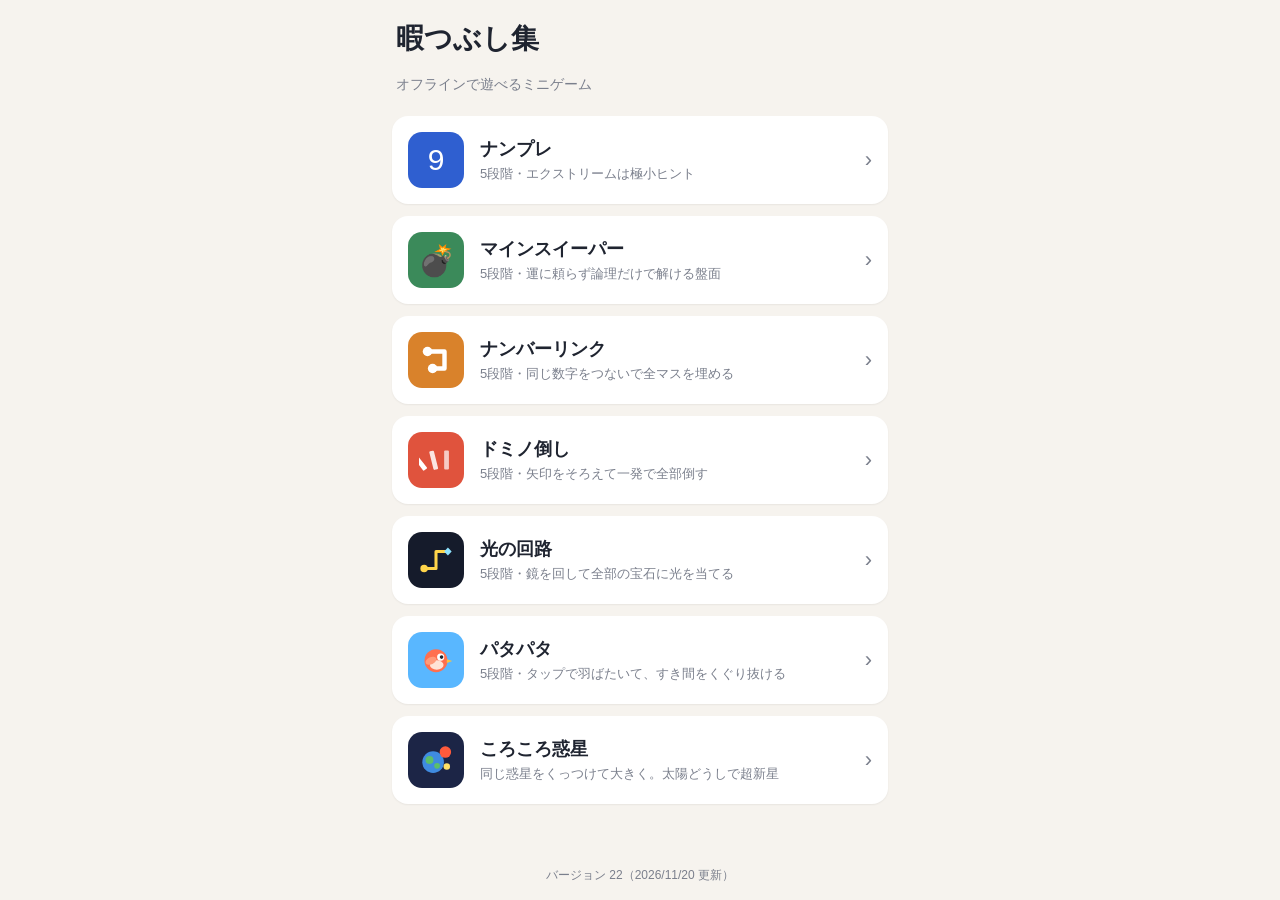
<file: index.html>
<!doctype html>
<html lang="ja">
<head>
  <meta charset="utf-8">
  <meta name="viewport" content="width=device-width, initial-scale=1, viewport-fit=cover, user-scalable=no">
  <title>暇つぶし集</title>
  <meta name="theme-color" content="#f6f3ee">
  <meta name="apple-mobile-web-app-capable" content="yes">
  <meta name="mobile-web-app-capable" content="yes">
  <meta name="apple-mobile-web-app-status-bar-style" content="default">
  <meta name="apple-mobile-web-app-title" content="暇つぶし集">
  <link rel="apple-touch-icon" href="icons/icon-180.png">
  <link rel="manifest" href="manifest.json">
  <link rel="stylesheet" href="style.css">
  <style>
    .hub h1 { font-size: 28px; margin: 8px 4px 4px; }
    .hub .sub { color: var(--muted); margin: 0 4px 8px; font-size: 14px; }
    .games { display: grid; gap: 12px; }
    .game {
      display: flex; align-items: center; gap: 16px;
      background: var(--surface); border-radius: 16px; padding: 16px;
      color: inherit; text-decoration: none;
      box-shadow: 0 1px 2px rgba(0,0,0,.06);
    }
    .game:active { transform: scale(.98); }
    .game .ico {
      width: 56px; height: 56px; border-radius: 14px; flex: none;
      display: flex; align-items: center; justify-content: center;
      font-size: 30px; color: #fff;
    }
    .game h2 { font-size: 18px; margin: 0 0 4px; }
    .game p { margin: 0; font-size: 13px; color: var(--muted); }
    .game .resume { color: var(--accent); font-weight: 600; }
    .chev { margin-left: auto; color: var(--muted); font-size: 22px; }
    .hub .offline { margin-top: auto; }
    .hub .version { margin: 4px 0 0; text-align: center; font-size: 12px; color: var(--muted); font-variant-numeric: tabular-nums; }
  </style>
</head>
<body>
  <main class="app hub">
    <h1>暇つぶし集</h1>
    <p class="sub">オフラインで遊べるミニゲーム</p>

    <nav class="games">
      <a class="game" href="numpre.html">
        <div class="ico" style="background:#2f5fd0">9</div>
        <div>
          <h2>ナンプレ</h2>
          <p id="numpreInfo">5段階・エクストリームは極小ヒント</p>
        </div>
        <span class="chev">›</span>
      </a>
      <a class="game" href="mines.html">
        <div class="ico" style="background:#3b8a5a">💣</div>
        <div>
          <h2>マインスイーパー</h2>
          <p id="minesInfo">5段階・運に頼らず論理だけで解ける盤面</p>
        </div>
        <span class="chev">›</span>
      </a>
      <a class="game" href="link.html">
        <div class="ico" style="background:#d9822b">
          <svg viewBox="0 0 10 10" width="34" height="34" aria-hidden="true">
            <path d="M2.5 2.5 H7.5 V7.5 H4" fill="none" stroke="#fff" stroke-width="1.3" stroke-linecap="round" stroke-linejoin="round"/>
            <circle cx="2.5" cy="2.5" r="1.4" fill="#fff"/><circle cx="4" cy="7.5" r="1.4" fill="#fff"/>
          </svg>
        </div>
        <div>
          <h2>ナンバーリンク</h2>
          <p id="linkInfo">5段階・同じ数字をつないで全マスを埋める</p>
        </div>
        <span class="chev">›</span>
      </a>
      <a class="game" href="domino.html">
        <div class="ico" style="background:#e0533d">
          <svg viewBox="0 0 10 10" width="34" height="34" aria-hidden="true">
            <rect x="1.2" y="2.2" width="1.4" height="5.6" rx=".3" fill="#fff" transform="rotate(-38 1.9 7.8)"/>
            <rect x="4.3" y="2.2" width="1.4" height="5.6" rx=".3" fill="#fff" fill-opacity=".85" transform="rotate(-14 5 7.8)"/>
            <rect x="7.4" y="2.2" width="1.4" height="5.6" rx=".3" fill="#fff" fill-opacity=".7"/>
          </svg>
        </div>
        <div>
          <h2>ドミノ倒し</h2>
          <p id="dominoInfo">5段階・矢印をそろえて一発で全部倒す</p>
        </div>
        <span class="chev">›</span>
      </a>
      <a class="game" href="light.html">
        <div class="ico" style="background:#151b2b">
          <svg viewBox="0 0 10 10" width="34" height="34" aria-hidden="true">
            <path d="M1.5 7.5 H5 V2.5 H8.5" fill="none" stroke="#ffd54a" stroke-width=".9" stroke-linecap="round" stroke-linejoin="round"/>
            <circle cx="1.5" cy="7.5" r="1.1" fill="#ffd54a"/>
            <path d="M8.5 1.3 L9.6 2.5 L8.5 3.7 L7.4 2.5 Z" fill="#8fe3ff"/>
          </svg>
        </div>
        <div>
          <h2>光の回路</h2>
          <p id="lightInfo">5段階・鏡を回して全部の宝石に光を当てる</p>
        </div>
        <span class="chev">›</span>
      </a>
      <a class="game" href="flappy.html">
        <div class="ico" style="background:#59b7ff">
          <svg viewBox="0 0 10 10" width="36" height="36" aria-hidden="true">
            <circle cx="5" cy="5.2" r="3.2" fill="#ff6f4f"/>
            <ellipse cx="5.2" cy="6.4" rx="1.9" ry="1.3" fill="#ffe3d6"/>
            <ellipse cx="3.6" cy="5.2" rx="1.6" ry="1" fill="#ff9a7a" transform="rotate(-25 3.6 5.2)"/>
            <circle cx="6.3" cy="4.2" r="1" fill="#fff"/><circle cx="6.55" cy="4.2" r=".5" fill="#1f2430"/>
            <path d="M8 4.8 L9.5 5.3 L8 5.8 Z" fill="#ffc23d"/>
          </svg>
        </div>
        <div>
          <h2>パタパタ</h2>
          <p id="flappyInfo">5段階・タップで羽ばたいて、すき間をくぐり抜ける</p>
        </div>
        <span class="chev">›</span>
      </a>
      <a class="game" href="merge.html">
        <div class="ico" style="background:#1c2546">
          <svg viewBox="0 0 10 10" width="36" height="36" aria-hidden="true">
            <circle cx="4.2" cy="5.6" r="3" fill="#3f8be0"/>
            <circle cx="3.2" cy="5" r="1.1" fill="#5cbf6a"/><circle cx="5.3" cy="6.6" r=".8" fill="#5cbf6a"/>
            <circle cx="7.6" cy="2.8" r="1.6" fill="#ff5a3c"/>
            <circle cx="8" cy="6.8" r=".9" fill="#ffe066"/>
          </svg>
        </div>
        <div>
          <h2>ころころ惑星</h2>
          <p id="mergeInfo">同じ惑星をくっつけて大きく。太陽どうしで超新星</p>
        </div>
        <span class="chev">›</span>
      </a>
    </nav>

    <p id="offline" class="offline"></p>
    <p id="version" class="version"></p>
  </main>

  <script src="version.js"></script>

  <script>
    // 途中のゲームがあれば「続きから」と表示
    function read(key) { try { return JSON.parse(localStorage.getItem(key)); } catch { return null; } }
    const n = read('numpre-save-v1');
    if (n && !n.completed && n.history && n.history.length) {
      document.getElementById('numpreInfo').innerHTML = '<span class="resume">続きから遊べます</span>';
    }
    const m = read('mines-save-v1');
    if (m && m.status === 'playing') {
      document.getElementById('minesInfo').innerHTML = '<span class="resume">続きから遊べます</span>';
    }
    const l = read('link-save-v1');
    if (l && l.status === 'playing' && l.history && l.history.length) {
      document.getElementById('linkInfo').innerHTML = '<span class="resume">続きから遊べます</span>';
    }
    const dm = read('domino-save-v1');
    if (dm && dm.status === 'playing' && ((dm.history && dm.history.length) || dm.tries)) {
      document.getElementById('dominoInfo').innerHTML = '<span class="resume">続きから遊べます</span>';
    }
    const lt = read('light-save-v1');
    if (lt && lt.status === 'playing' && lt.taps) {
      document.getElementById('lightInfo').innerHTML = '<span class="resume">続きから遊べます</span>';
    }
    const fs = read('flappy-stats-v1');
    if (fs) {
      const best = Math.max(0, ...Object.values(fs).map((v) => v.best || 0));
      if (best > 0) document.getElementById('flappyInfo').innerHTML = `<span class="resume">ベスト ${best}</span>・タップで羽ばたいて、すき間をくぐる`;
    }
    const mg = read('merge-save-v2'), ms = read('merge-stats-v1');
    if (mg && !mg.gameOver && mg.bodies && mg.bodies.length > 2) {
      document.getElementById('mergeInfo').innerHTML = '<span class="resume">続きから遊べます</span>';
    } else if (ms && ms.best > 0) {
      document.getElementById('mergeInfo').innerHTML = `<span class="resume">ベスト ${ms.best}</span>・同じ惑星をくっつけて大きく`;
    }
    // バージョン表示
    if (typeof APP_VERSION !== 'undefined') {
      const d = APP_VERSION.date.replace(/-/g, '/');
      document.getElementById('version').textContent = `バージョン ${APP_VERSION.number}（${d} 更新）`;
    }
    if ('serviceWorker' in navigator) navigator.serviceWorker.register('sw.js').catch(() => {});
  </script>
</body>
</html>
</file>
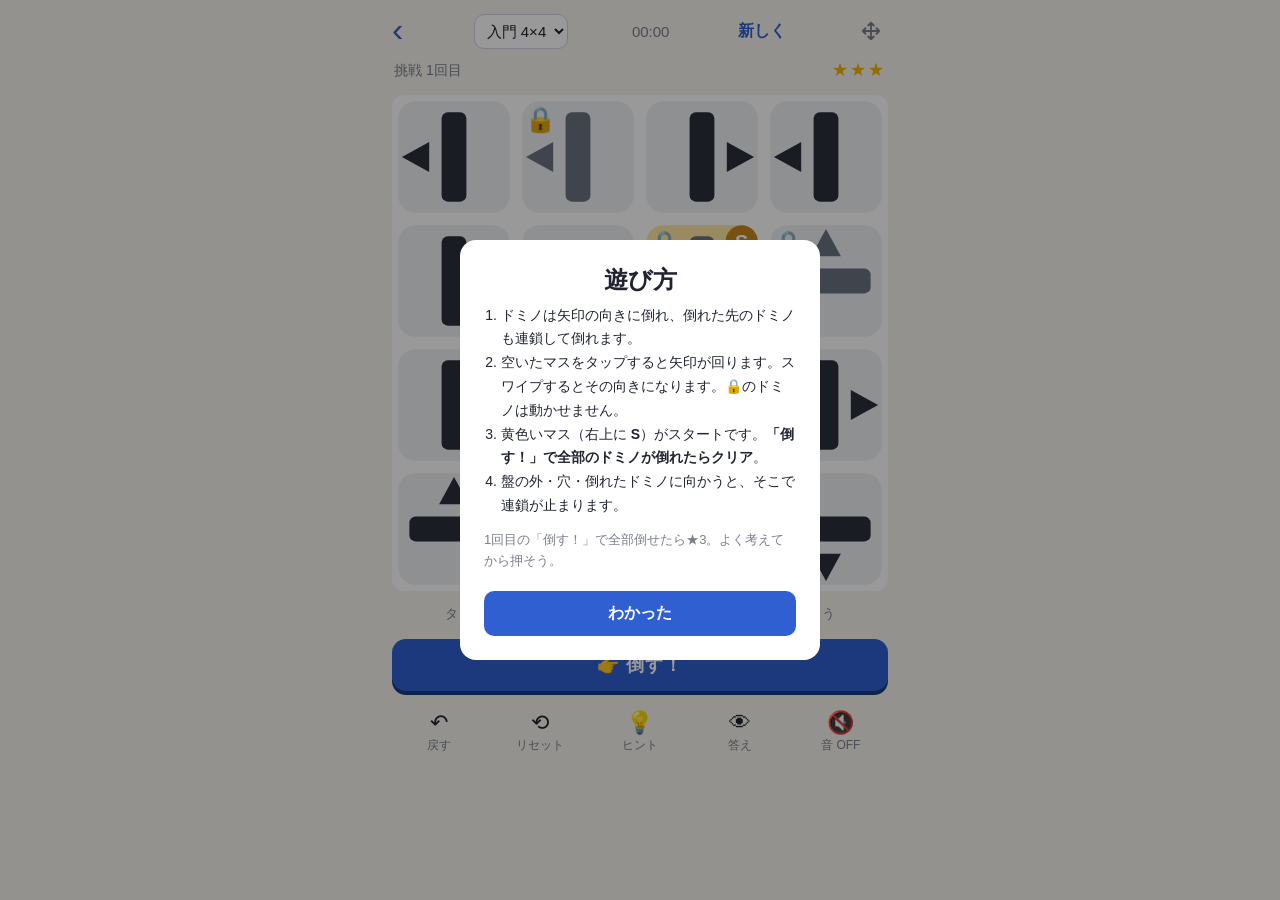
<file: domino.html>
<!doctype html>
<html lang="ja">
<head>
  <meta charset="utf-8">
  <meta name="viewport" content="width=device-width, initial-scale=1, viewport-fit=cover, user-scalable=no">
  <title>ドミノ倒し</title>
  <meta name="theme-color" content="#f6f3ee">
  <meta name="apple-mobile-web-app-capable" content="yes">
  <meta name="mobile-web-app-capable" content="yes">
  <meta name="apple-mobile-web-app-title" content="暇つぶし集">
  <link rel="apple-touch-icon" href="icons/icon-180.png">
  <link rel="manifest" href="manifest.json">
  <link rel="stylesheet" href="style.css">
  <link rel="stylesheet" href="domino.css">
</head>
<body data-game="domino">
  <main class="app">
    <header class="top">
      <a href="./" class="back" aria-label="ゲーム一覧へ">‹</a>
      <select id="level" aria-label="難易度">
        <option value="0">入門 4×4</option>
        <option value="1">初級 5×5</option>
        <option value="2">中級 6×6</option>
        <option value="3">上級 7×7</option>
        <option value="4">鬼 8×8</option>
      </select>
      <div class="status"><span id="timer">00:00</span></div>
      <button id="restart" class="btn-text">新しく</button>
    </header>

    <div class="dstatus">
      <span id="tries">挑戦 1回目</span>
      <span id="stars" class="stars">★★★</span>
    </div>

    <svg id="board" class="dboard" xmlns="http://www.w3.org/2000/svg" aria-label="ドミノの盤面"></svg>

    <p id="note" class="note">タップで回転・スワイプで向きを指定。全部倒れるように並べよう</p>

    <button id="push" class="push">👉 倒す！</button>

    <div class="tools">
      <button id="undo" class="tool"><span class="icon">↶</span>戻す</button>
      <button id="reset" class="tool"><span class="icon">⟲</span>リセット</button>
      <button id="hint" class="tool"><span class="icon">💡</span>ヒント</button>
      <button id="answer" class="tool"><span class="icon">👁</span>答え</button>
      <button id="sound" class="tool"><span class="icon" id="soundIcon">🔇</span><span id="soundLabel">音 OFF</span></button>
    </div>
  </main>

  <div id="loading" class="overlay" hidden>
    <div class="dialog" style="max-width:220px">
      <div class="spinner"></div>
      <p style="margin:12px 0 0">ドミノを並べています…</p>
    </div>
  </div>

  <div id="overlay" class="overlay" hidden>
    <div class="dialog">
      <div id="dialogStars" class="big-stars">★★★</div>
      <h2 id="dialogTitle">全部倒れた！</h2>
      <p id="dialogBody"></p>
      <button id="dialogBtn" class="btn-primary">次の問題へ</button>
      <button id="dialogClose" class="btn-text" style="margin-top:8px">盤面を見る</button>
    </div>
  </div>

  <div id="helpBox" class="overlay" hidden>
    <div class="dialog help-dialog">
      <h2>遊び方</h2>
      <ol>
        <li>ドミノは矢印の向きに倒れ、倒れた先のドミノも連鎖して倒れます。</li>
        <li>空いたマスをタップすると矢印が回ります。スワイプするとその向きになります。🔒のドミノは動かせません。</li>
        <li>黄色いマス（右上に <b>S</b>）がスタートです。<b>「倒す！」で全部のドミノが倒れたらクリア</b>。</li>
        <li>盤の外・穴・倒れたドミノに向かうと、そこで連鎖が止まります。</li>
      </ol>
      <p class="help-tip">1回目の「倒す！」で全部倒せたら★3。よく考えてから押そう。</p>
      <button id="helpClose" class="btn-primary">わかった</button>
    </div>
  </div>

  <script src="domino-core.js"></script>
  <script src="layout.js"></script>
  <script src="domino.js"></script>
</body>
</html>
</file>
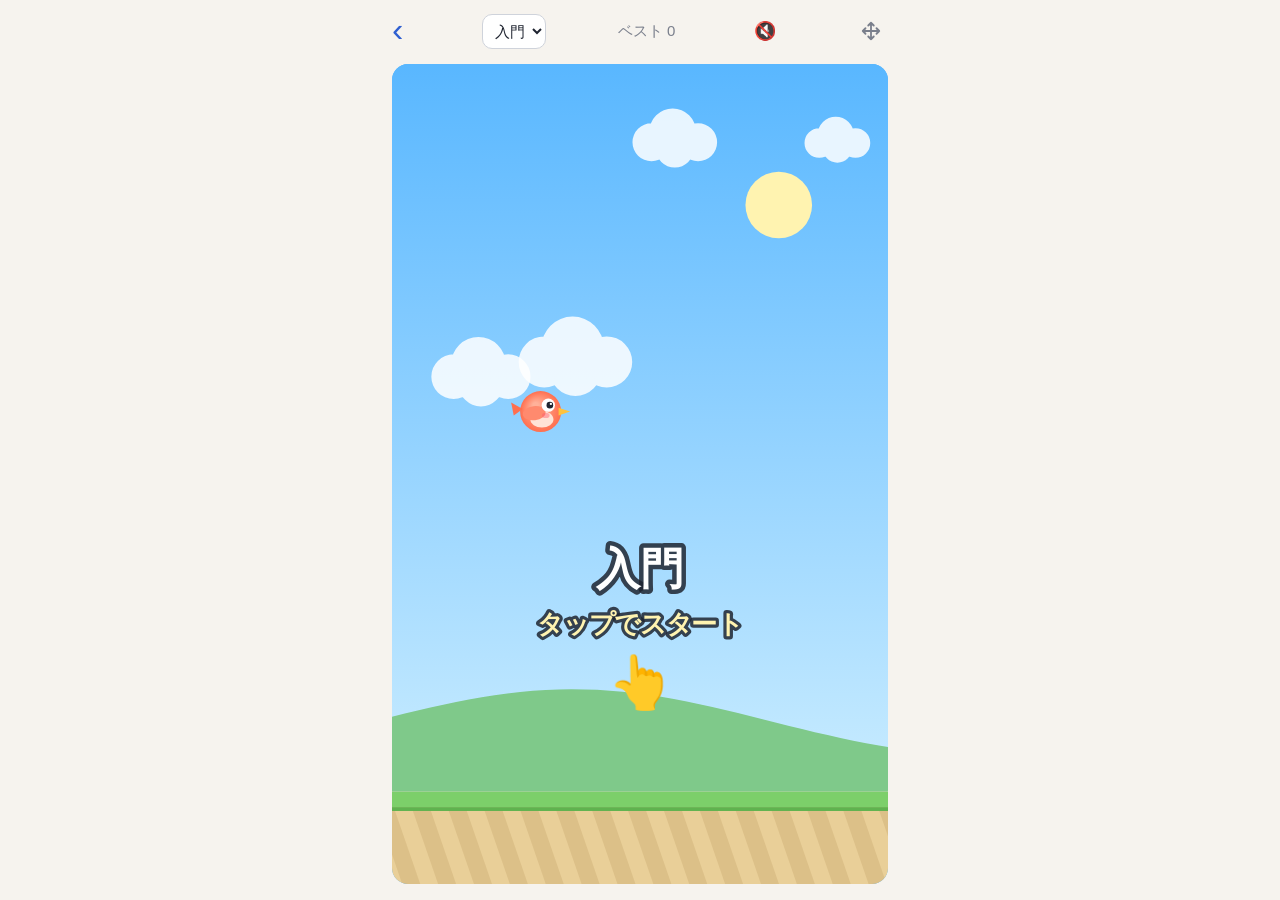
<file: flappy.html>
<!doctype html>
<html lang="ja">
<head>
  <meta charset="utf-8">
  <meta name="viewport" content="width=device-width, initial-scale=1, viewport-fit=cover, user-scalable=no">
  <title>パタパタ</title>
  <meta name="theme-color" content="#f6f3ee">
  <meta name="apple-mobile-web-app-capable" content="yes">
  <meta name="mobile-web-app-capable" content="yes">
  <meta name="apple-mobile-web-app-title" content="暇つぶし集">
  <link rel="apple-touch-icon" href="icons/icon-180.png">
  <link rel="manifest" href="manifest.json">
  <link rel="stylesheet" href="style.css">
  <link rel="stylesheet" href="flappy.css">
</head>
<body data-game="flappy">
  <main class="app">
    <header class="top">
      <a href="./" class="back" aria-label="ゲーム一覧へ">‹</a>
      <select id="level" aria-label="難易度">
        <option value="0">入門</option>
        <option value="1">初級</option>
        <option value="2">中級</option>
        <option value="3">上級</option>
        <option value="4">鬼</option>
      </select>
      <div class="status"><span id="best">ベスト 0</span></div>
      <button id="sound" class="btn-text sound-btn" aria-label="効果音">🔇</button>
    </header>

    <div id="stage" class="stage">
      <canvas id="cv"></canvas>
      <button id="pause" class="pause-btn" aria-label="一時停止" hidden>❚❚</button>
    </div>
  </main>

  <div id="overlay" class="overlay" hidden>
    <div class="dialog">
      <div id="medal" class="medal"></div>
      <h2 id="dialogTitle">ゲームオーバー</h2>
      <div class="scorebox">
        <div><span class="lbl">スコア</span><span id="resScore" class="num">0</span></div>
        <div><span class="lbl">ベスト</span><span id="resBest" class="num">0</span></div>
      </div>
      <p id="dialogBody"></p>
      <button id="retry" class="btn-primary">もう一度</button>
    </div>
  </div>

  <script src="flappy-core.js"></script>
  <script src="layout.js"></script>
  <script src="flappy.js"></script>
</body>
</html>
</file>
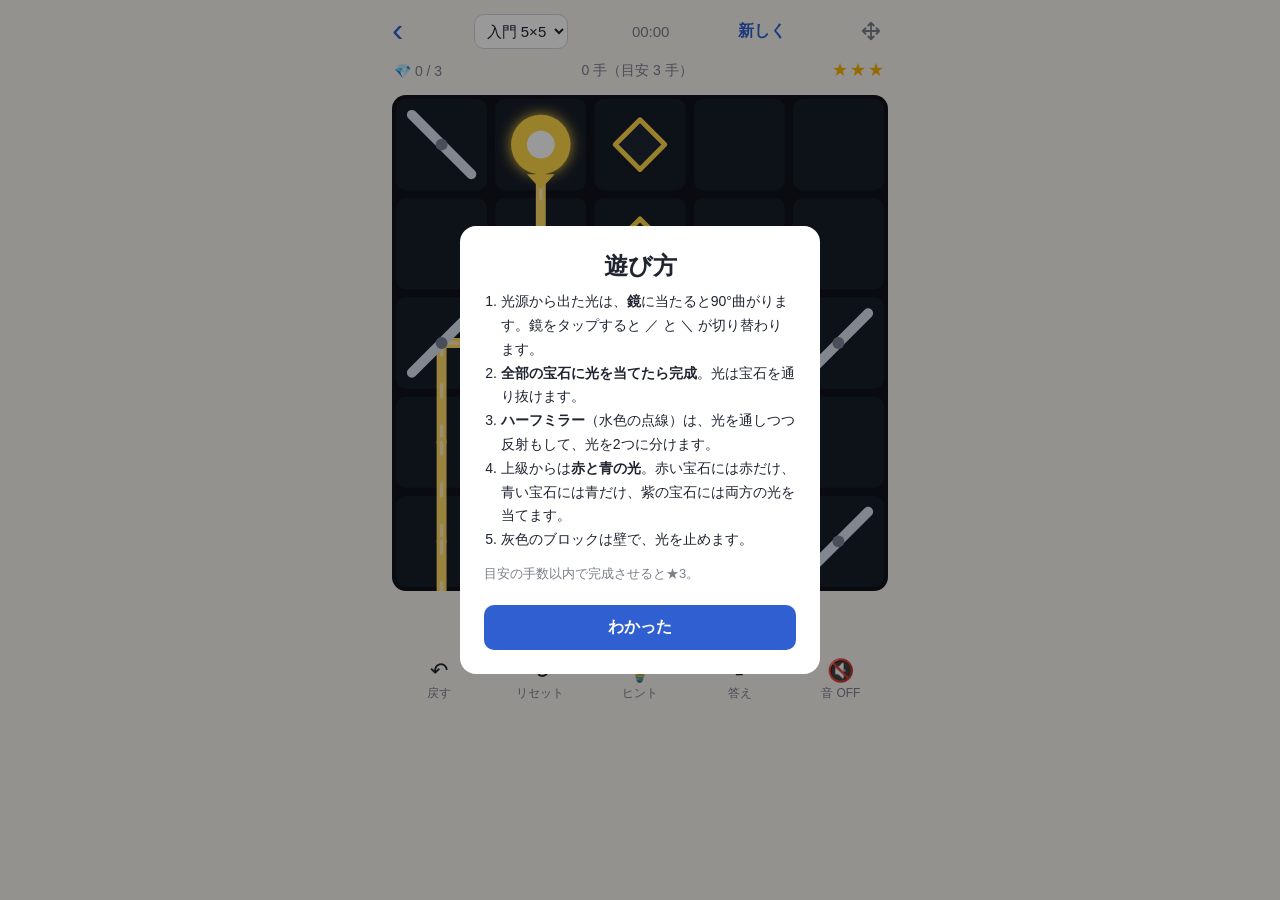
<file: light.html>
<!doctype html>
<html lang="ja">
<head>
  <meta charset="utf-8">
  <meta name="viewport" content="width=device-width, initial-scale=1, viewport-fit=cover, user-scalable=no">
  <title>光の回路</title>
  <meta name="theme-color" content="#f6f3ee">
  <meta name="apple-mobile-web-app-capable" content="yes">
  <meta name="mobile-web-app-capable" content="yes">
  <meta name="apple-mobile-web-app-title" content="暇つぶし集">
  <link rel="apple-touch-icon" href="icons/icon-180.png">
  <link rel="manifest" href="manifest.json">
  <link rel="stylesheet" href="style.css">
  <link rel="stylesheet" href="light.css">
</head>
<body data-game="light">
  <main class="app">
    <header class="top">
      <a href="./" class="back" aria-label="ゲーム一覧へ">‹</a>
      <select id="level" aria-label="難易度">
        <option value="0">入門 5×5</option>
        <option value="1">初級 6×6</option>
        <option value="2">中級 6×6</option>
        <option value="3">上級 7×7</option>
        <option value="4">鬼 8×8</option>
      </select>
      <div class="status"><span id="timer">00:00</span></div>
      <button id="restart" class="btn-text">新しく</button>
    </header>

    <div class="lstatus">
      <span id="gems">💎 0 / 0</span>
      <span id="taps">0 手（目安 0 手）</span>
      <span id="stars" class="stars"></span>
    </div>

    <svg id="board" class="lboard2" xmlns="http://www.w3.org/2000/svg" aria-label="光の回路の盤面"></svg>

    <p id="note" class="note">鏡をタップして向きを変え、全部の宝石に光を当てよう</p>

    <div id="legend" class="legend"></div>

    <div class="tools">
      <button id="undo" class="tool"><span class="icon">↶</span>戻す</button>
      <button id="reset" class="tool"><span class="icon">⟲</span>リセット</button>
      <button id="hint" class="tool"><span class="icon">💡</span>ヒント</button>
      <button id="answer" class="tool"><span class="icon">👁</span>答え</button>
      <button id="sound" class="tool"><span class="icon" id="soundIcon">🔇</span><span id="soundLabel">音 OFF</span></button>
    </div>
  </main>

  <div id="overlay" class="overlay" hidden>
    <div class="dialog">
      <div id="dialogStars" class="big-stars"></div>
      <h2 id="dialogTitle">回路完成！</h2>
      <p id="dialogBody"></p>
      <button id="dialogBtn" class="btn-primary">次の問題へ</button>
      <button id="dialogClose" class="btn-text" style="margin-top:8px">盤面を見る</button>
    </div>
  </div>

  <div id="helpBox" class="overlay" hidden>
    <div class="dialog help-dialog">
      <h2>遊び方</h2>
      <ol>
        <li>光源から出た光は、<b>鏡</b>に当たると90°曲がります。鏡をタップすると ／ と ＼ が切り替わります。</li>
        <li><b>全部の宝石に光を当てたら完成</b>。光は宝石を通り抜けます。</li>
        <li><b>ハーフミラー</b>（水色の点線）は、光を通しつつ反射もして、光を2つに分けます。</li>
        <li>上級からは<b>赤と青の光</b>。赤い宝石には赤だけ、青い宝石には青だけ、紫の宝石には両方の光を当てます。</li>
        <li>灰色のブロックは壁で、光を止めます。</li>
      </ol>
      <p class="help-tip">目安の手数以内で完成させると★3。</p>
      <button id="helpClose" class="btn-primary">わかった</button>
    </div>
  </div>

  <script src="light-core.js"></script>
  <script src="layout.js"></script>
  <script src="light.js"></script>
</body>
</html>
</file>
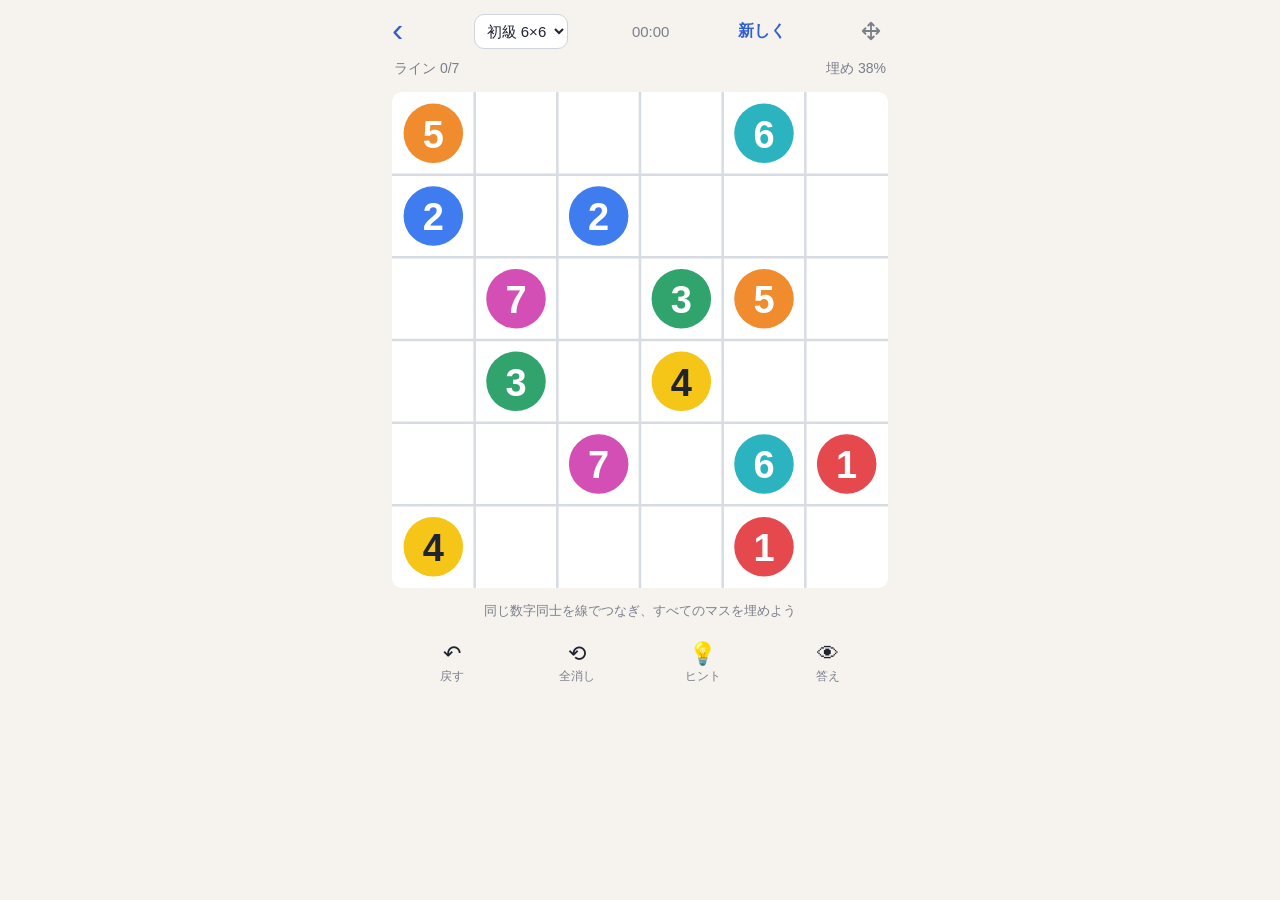
<file: link.html>
<!doctype html>
<html lang="ja">
<head>
  <meta charset="utf-8">
  <meta name="viewport" content="width=device-width, initial-scale=1, viewport-fit=cover, user-scalable=no">
  <title>ナンバーリンク</title>
  <meta name="theme-color" content="#f6f3ee">
  <meta name="apple-mobile-web-app-capable" content="yes">
  <meta name="mobile-web-app-capable" content="yes">
  <meta name="apple-mobile-web-app-title" content="暇つぶし集">
  <link rel="apple-touch-icon" href="icons/icon-180.png">
  <link rel="manifest" href="manifest.json">
  <link rel="stylesheet" href="style.css">
  <link rel="stylesheet" href="link.css">
</head>
<body data-game="link">
  <main class="app">
    <header class="top">
      <a href="./" class="back" aria-label="ゲーム一覧へ">‹</a>
      <select id="level" aria-label="難易度">
        <option value="0">入門 5×5</option>
        <option value="1">初級 6×6</option>
        <option value="2">中級 7×7</option>
        <option value="3">上級 8×8</option>
        <option value="4">鬼 9×9</option>
      </select>
      <div class="status">
        <span id="timer">00:00</span>
      </div>
      <button id="restart" class="btn-text">新しく</button>
    </header>

    <div class="progress">
      <span id="lines">ライン 0/0</span>
      <span id="fill">埋め 0%</span>
    </div>

    <svg id="board" class="lboard" xmlns="http://www.w3.org/2000/svg"></svg>

    <p id="note" class="note">同じ数字同士を線でつなぎ、すべてのマスを埋めよう</p>

    <div class="tools">
      <button id="undo" class="tool"><span class="icon">↶</span>戻す</button>
      <button id="clear" class="tool"><span class="icon">⟲</span>全消し</button>
      <button id="hint" class="tool"><span class="icon">💡</span>ヒント</button>
      <button id="answer" class="tool"><span class="icon">👁</span>答え</button>
    </div>
  </main>

  <div id="loading" class="overlay" hidden>
    <div class="dialog" style="max-width:220px">
      <div class="spinner"></div>
      <p style="margin:12px 0 0">問題を作成中…</p>
    </div>
  </div>

  <div id="overlay" class="overlay" hidden>
    <div class="dialog">
      <h2 id="dialogTitle">クリア！</h2>
      <p id="dialogBody"></p>
      <button id="dialogBtn" class="btn-primary">次の問題へ</button>
    </div>
  </div>

  <script src="link-core.js"></script>
  <script src="layout.js"></script>
  <script src="link.js"></script>
</body>
</html>
</file>
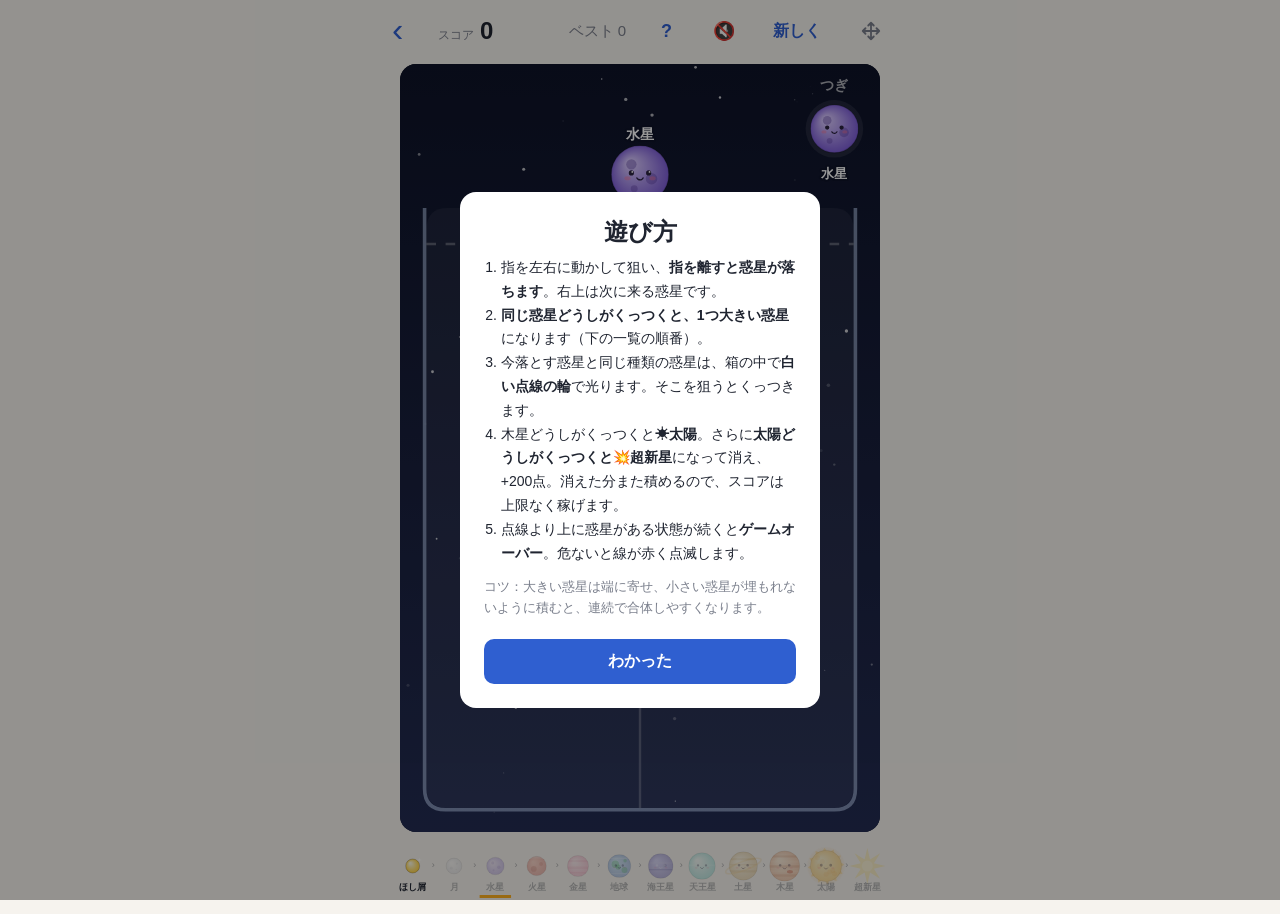
<file: merge.html>
<!doctype html>
<html lang="ja">
<head>
  <meta charset="utf-8">
  <meta name="viewport" content="width=device-width, initial-scale=1, viewport-fit=cover, user-scalable=no">
  <title>ころころ惑星</title>
  <meta name="theme-color" content="#f6f3ee">
  <meta name="apple-mobile-web-app-capable" content="yes">
  <meta name="mobile-web-app-capable" content="yes">
  <meta name="apple-mobile-web-app-title" content="暇つぶし集">
  <link rel="apple-touch-icon" href="icons/icon-180.png">
  <link rel="manifest" href="manifest.json">
  <link rel="stylesheet" href="style.css">
  <link rel="stylesheet" href="merge.css">
</head>
<body data-game="merge">
  <main class="app">
    <header class="top">
      <a href="./" class="back" aria-label="ゲーム一覧へ">‹</a>
      <div class="mscore"><span class="lbl">スコア</span><span id="score">0</span></div>
      <div class="status"><span id="best">ベスト 0</span></div>
      <button id="help" class="btn-text sound-btn" aria-label="遊び方">?</button>
      <button id="sound" class="btn-text sound-btn" aria-label="効果音">🔇</button>
      <button id="restart" class="btn-text">新しく</button>
    </header>

    <div id="stage" class="mstage">
      <canvas id="cv"></canvas>
    </div>

    <canvas id="chain" class="chain" aria-label="合体の順番"></canvas>
  </main>

  <div id="overlay" class="overlay" hidden>
    <div class="dialog">
      <div id="bigPlanet" class="bigplanet"><canvas id="bigCv" width="160" height="160"></canvas></div>
      <h2 id="dialogTitle">あふれた！</h2>
      <div class="scorebox">
        <div><span class="lbl">スコア</span><span id="resScore" class="num">0</span></div>
        <div><span class="lbl">ベスト</span><span id="resBest" class="num">0</span></div>
      </div>
      <p id="dialogBody"></p>
      <button id="retry" class="btn-primary">もう一度</button>
      <button id="dialogClose" class="btn-text" style="margin-top:8px">盤面を見る</button>
    </div>
  </div>

  <div id="helpBox" class="overlay" hidden>
    <div class="dialog help-dialog">
      <h2>遊び方</h2>
      <ol>
        <li>指を左右に動かして狙い、<b>指を離すと惑星が落ちます</b>。右上は次に来る惑星です。</li>
        <li><b>同じ惑星どうしがくっつくと、1つ大きい惑星</b>になります（下の一覧の順番）。</li>
        <li>今落とす惑星と同じ種類の惑星は、箱の中で<b>白い点線の輪</b>で光ります。そこを狙うとくっつきます。</li>
        <li>木星どうしがくっつくと<b>☀太陽</b>。さらに<b>太陽どうしがくっつくと💥超新星</b>になって消え、+200点。消えた分また積めるので、スコアは上限なく稼げます。</li>
        <li>点線より上に惑星がある状態が続くと<b>ゲームオーバー</b>。危ないと線が赤く点滅します。</li>
      </ol>
      <p class="help-tip">コツ：大きい惑星は端に寄せ、小さい惑星が埋もれないように積むと、連続で合体しやすくなります。</p>
      <button id="helpClose" class="btn-primary">わかった</button>
    </div>
  </div>

  <!-- 物理演算ライブラリ Matter.js 0.19.0（MIT License, https://brm.io/matter-js/） -->
  <script src="matter.min.js"></script>
  <script src="merge-core.js"></script>
  <script src="layout.js"></script>
  <script src="merge.js"></script>
</body>
</html>
</file>
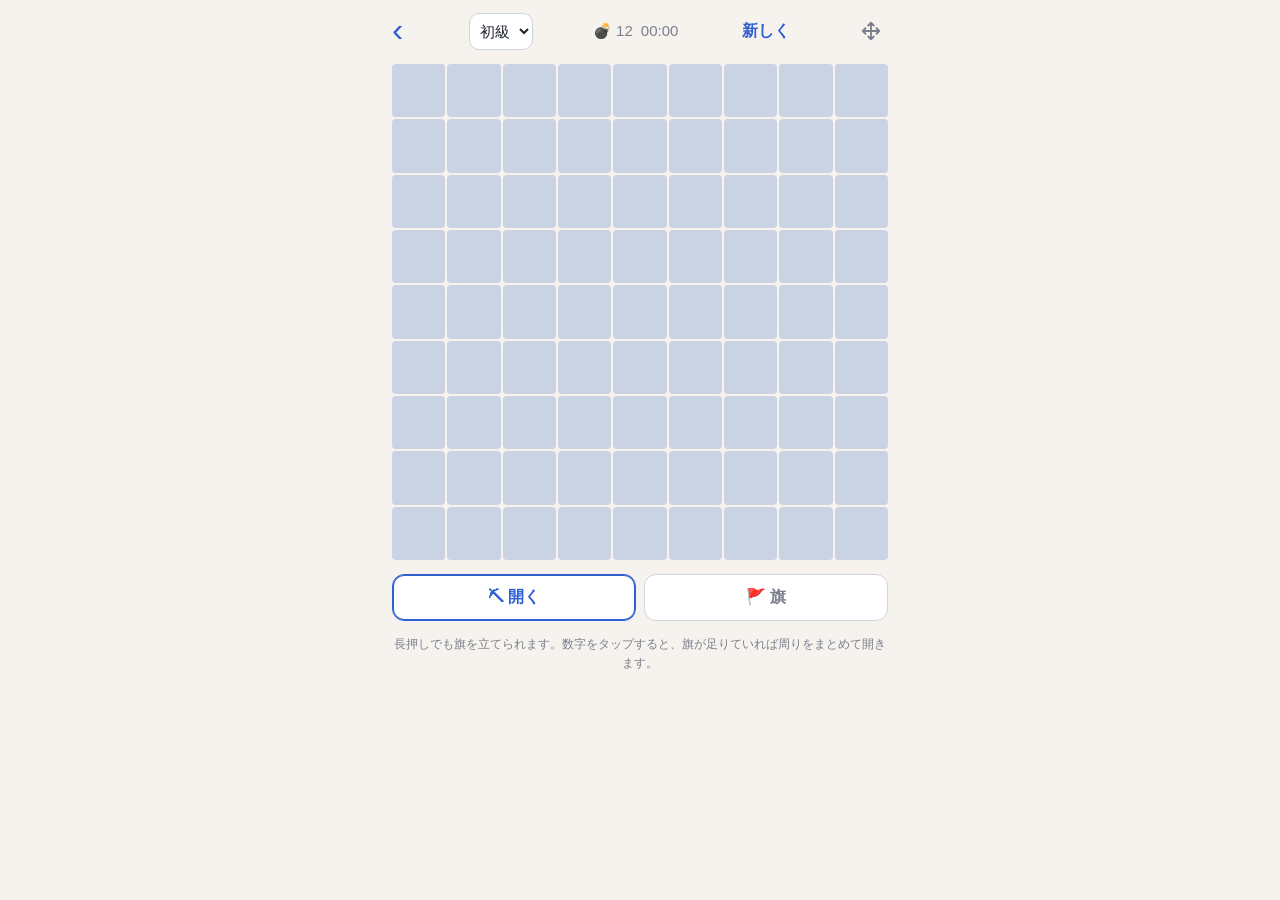
<file: mines.html>
<!doctype html>
<html lang="ja">
<head>
  <meta charset="utf-8">
  <meta name="viewport" content="width=device-width, initial-scale=1, viewport-fit=cover, user-scalable=no">
  <title>マインスイーパー</title>
  <meta name="theme-color" content="#f6f3ee">
  <meta name="apple-mobile-web-app-capable" content="yes">
  <meta name="mobile-web-app-capable" content="yes">
  <meta name="apple-mobile-web-app-title" content="暇つぶし集">
  <link rel="apple-touch-icon" href="icons/icon-180.png">
  <link rel="manifest" href="manifest.json">
  <link rel="stylesheet" href="style.css">
  <link rel="stylesheet" href="mines.css">
</head>
<body data-game="mines">
  <main class="app">
    <header class="top">
      <a href="./" class="back" aria-label="ゲーム一覧へ">‹</a>
      <select id="level" aria-label="難易度">
        <option value="0">入門</option>
        <option value="1">初級</option>
        <option value="2">中級</option>
        <option value="3">上級</option>
        <option value="4">鬼</option>
      </select>
      <div class="status">
        <span id="left">💣 0</span>
        <span id="timer">00:00</span>
      </div>
      <button id="restart" class="btn-text">新しく</button>
    </header>

    <div id="field" class="field" role="grid" aria-label="マインスイーパー盤面"></div>

    <div class="mtools">
      <button id="modeOpen" class="mode on">⛏ 開く</button>
      <button id="modeFlag" class="mode">🚩 旗</button>
    </div>
    <p class="help">長押しでも旗を立てられます。数字をタップすると、旗が足りていれば周りをまとめて開きます。</p>
  </main>

  <div id="overlay" class="overlay" hidden>
    <div class="dialog">
      <h2 id="dialogTitle"></h2>
      <p id="dialogBody"></p>
      <button id="dialogBtn" class="btn-primary">もう一度</button>
      <button id="dialogClose" class="btn-text" style="margin-top:8px">盤面を見る</button>
    </div>
  </div>

  <script src="mines-core.js"></script>
  <script src="layout.js"></script>
  <script src="mines.js"></script>
</body>
</html>
</file>
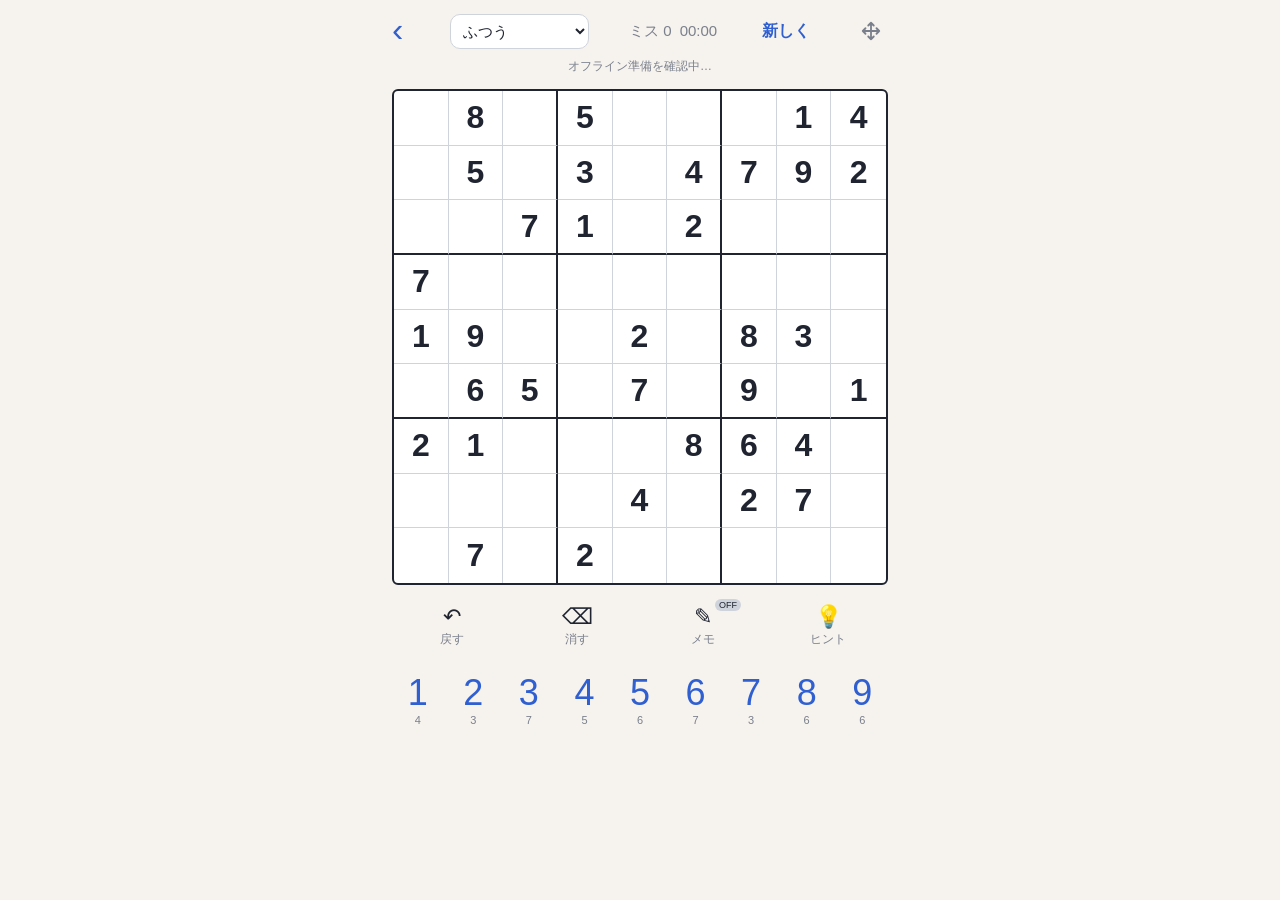
<file: numpre.html>
<!doctype html>
<html lang="ja">
<head>
  <meta charset="utf-8">
  <meta name="viewport" content="width=device-width, initial-scale=1, viewport-fit=cover, user-scalable=no">
  <title>ナンプレ</title>
  <meta name="theme-color" content="#f6f3ee">
  <!-- iPhone でホーム画面に追加したときの設定 -->
  <meta name="apple-mobile-web-app-capable" content="yes">
  <meta name="mobile-web-app-capable" content="yes">
  <meta name="apple-mobile-web-app-status-bar-style" content="default">
  <meta name="apple-mobile-web-app-title" content="暇つぶし集">
  <link rel="apple-touch-icon" href="icons/icon-180.png">
  <link rel="manifest" href="manifest.json">
  <link rel="stylesheet" href="style.css">
</head>
<body data-game="numpre">
  <main class="app">
    <header class="top">
      <a href="./" class="back" aria-label="ゲーム一覧へ">‹</a>
      <select id="difficulty" aria-label="難易度">
        <option value="easy">かんたん</option>
        <option value="normal">ふつう</option>
        <option value="hard">むずかしい</option>
        <option value="expert">超むずかしい</option>
        <option value="extreme">エクストリーム</option>
      </select>
      <div class="status">
        <span id="mistakes">ミス 0</span>
        <span id="timer">00:00</span>
      </div>
      <button id="newGame" class="btn-text">新しく</button>
    </header>

    <p id="offline" class="offline">オフライン準備を確認中…</p>

    <div id="board" class="board" role="grid" aria-label="ナンプレ盤面"></div>

    <div class="tools">
      <button id="undo" class="tool"><span class="icon">↶</span>戻す</button>
      <button id="erase" class="tool"><span class="icon">⌫</span>消す</button>
      <button id="memo" class="tool"><span class="icon">✎</span>メモ<span id="memoState" class="badge">OFF</span></button>
      <button id="hint" class="tool"><span class="icon">💡</span>ヒント</button>
    </div>

    <div id="pad" class="pad"></div>
  </main>

  <div id="loading" class="overlay loading" hidden>
    <div class="dialog">
      <div class="spinner"></div>
      <p>問題を作成中…</p>
    </div>
  </div>

  <div id="overlay" class="overlay" hidden>
    <div class="dialog">
      <h2 id="dialogTitle">クリア！</h2>
      <p id="dialogBody"></p>
      <button id="dialogBtn" class="btn-primary">次の問題へ</button>
    </div>
  </div>

  <script src="sudoku.js"></script>
  <script src="layout.js"></script>
  <script src="app.js"></script>
</body>
</html>
</file>
<file: style.css>
:root {
  --bg: #f6f3ee;
  --surface: #ffffff;
  --ink: #1f2430;
  --muted: #7a7f8c;
  --line: #cfd3db;
  --line-strong: #1f2430;
  --given: #1f2430;
  --input: #2f5fd0;
  --error: #d23c3c;
  --error-bg: #fbe3e3;
  --peer: #e9edf5;
  --same: #c9d6f2;
  --selected: #a9c0f0;
  --accent: #2f5fd0;
}
@media (prefers-color-scheme: dark) {
  :root {
    --bg: #15171c;
    --surface: #1e2129;
    --ink: #e8eaf0;
    --muted: #8b90a0;
    --line: #3a3f4c;
    --line-strong: #c3c7d2;
    --given: #e8eaf0;
    --input: #7fa2ff;
    --error: #ff7070;
    --error-bg: #4a2427;
    --peer: #262a35;
    --same: #2f3b5a;
    --selected: #3b4f80;
    --accent: #7fa2ff;
  }
}

* { box-sizing: border-box; -webkit-tap-highlight-color: transparent; }
html, body { margin: 0; height: 100%; }
body {
  background: var(--bg);
  color: var(--ink);
  font-family: -apple-system, BlinkMacSystemFont, "Hiragino Sans", "Noto Sans JP", sans-serif;
  touch-action: manipulation;        /* ダブルタップ拡大を防ぐ */
  -webkit-user-select: none;
  user-select: none;
  overscroll-behavior: none;
}
button, select { font: inherit; color: inherit; }

.app {
  max-width: 520px;
  margin: 0 auto;
  min-height: 100%;
  padding: calc(env(safe-area-inset-top) + 12px) 12px calc(env(safe-area-inset-bottom) + 16px);
  display: flex;
  flex-direction: column;
  gap: 14px;
}

/* ヘッダー */
.top { display: flex; align-items: center; justify-content: space-between; gap: 8px; }
.top select {
  background: var(--surface);
  border: 1px solid var(--line);
  border-radius: 10px;
  padding: 8px 10px;
}
.status { display: flex; gap: 12px; color: var(--muted); font-variant-numeric: tabular-nums; font-size: 15px; }
.btn-text { background: none; border: none; color: var(--accent); font-weight: 600; padding: 8px 4px; }

.offline { margin: -6px 0 0; font-size: 12px; color: var(--muted); text-align: center; }
.offline.ok { color: #2e9e5b; }
.offline.warn { color: var(--error); }

/* 盤面 */
.board {
  display: grid;
  grid-template-columns: repeat(9, 1fr);
  grid-template-rows: repeat(9, 1fr);   /* 数字のない行がつぶれないように */
  aspect-ratio: 1;
  width: 100%;
  background: var(--surface);
  border: 2px solid var(--line-strong);
  border-radius: 6px;
  overflow: hidden;
}
.cell {
  position: relative;
  min-width: 0; min-height: 0;
  display: flex; align-items: center; justify-content: center;
  border-right: 1px solid var(--line);
  border-bottom: 1px solid var(--line);
  font-size: clamp(20px, 6.5vw, 32px);
  font-variant-numeric: tabular-nums;
  color: var(--input);
  cursor: pointer;
}
.cell:nth-child(9n) { border-right: none; }
.cell:nth-child(n+73) { border-bottom: none; }
.cell.box-r { border-right: 2px solid var(--line-strong); }
.cell.box-b { border-bottom: 2px solid var(--line-strong); }
.cell.given { color: var(--given); font-weight: 600; }
.cell.peer { background: var(--peer); }
.cell.same { background: var(--same); }
.cell.selected { background: var(--selected); }
.cell.error { color: var(--error); }
.cell.error:not(.selected) { background: var(--error-bg); }
.cell.flash { animation: flash .5s ease; }
@keyframes flash { 50% { background: var(--same); } }

.notes {
  position: absolute; inset: 1px;
  display: grid; grid-template-columns: repeat(3, 1fr); grid-template-rows: repeat(3, 1fr);
  font-size: clamp(8px, 2.4vw, 12px);
  color: var(--muted);
  line-height: 1;
}
.notes span { display: flex; align-items: center; justify-content: center; }
.notes span.hl { color: var(--accent); font-weight: 700; }

/* ツール */
.tools { display: grid; grid-template-columns: repeat(4, 1fr); gap: 6px; }
.tool {
  position: relative;
  display: flex; flex-direction: column; align-items: center; gap: 2px;
  background: none; border: none; padding: 6px 0;
  font-size: 12px; color: var(--muted);
}
.tool .icon { font-size: 22px; color: var(--ink); line-height: 1.1; }
.tool.on .icon, .tool.on { color: var(--accent); }
.badge {
  position: absolute; top: 0; right: 18%;
  font-size: 9px; padding: 1px 4px; border-radius: 6px;
  background: var(--line); color: var(--ink);
}
.tool.on .badge { background: var(--accent); color: var(--surface); }

/* 数字パッド */
.pad { display: grid; grid-template-columns: repeat(9, 1fr); gap: 4px; }
.num {
  display: flex; flex-direction: column; align-items: center;
  background: none; border: none; padding: 4px 0;
  font-size: clamp(26px, 8vw, 36px); color: var(--accent);
}
.num small { font-size: 11px; color: var(--muted); }
.num:disabled { visibility: hidden; }
.num:active { transform: scale(.9); }

/* ダイアログ */
.overlay {
  position: fixed; inset: 0; background: rgba(0,0,0,.4);
  display: flex; align-items: center; justify-content: center; padding: 24px;
}
.overlay[hidden] { display: none; }
.dialog {
  background: var(--surface); border-radius: 16px; padding: 24px;
  width: 100%; max-width: 320px; text-align: center;
}
.dialog h2 { margin: 0 0 8px; }
.dialog p { color: var(--muted); white-space: pre-line; margin: 0 0 20px; line-height: 1.6; }
.loading .dialog { max-width: 220px; }
.loading .dialog p { margin: 12px 0 0; }
.spinner {
  width: 36px; height: 36px; margin: 0 auto;
  border: 4px solid var(--line); border-top-color: var(--accent);
  border-radius: 50%; animation: spin .8s linear infinite;
}
@keyframes spin { to { transform: rotate(360deg); } }
.btn-primary {
  width: 100%; padding: 12px; border: none; border-radius: 10px;
  background: var(--accent); color: var(--surface); font-weight: 700;
}

/* ゲーム一覧へ戻るボタン（全ゲーム共通） */
.back {
  font-size: 34px; line-height: 1; color: var(--accent);
  text-decoration: none; padding: 0 6px 4px 0;
}

/* ===== 配置の調整（layout.js） ===== */
.app { transform-origin: top center; position: relative; }
body.moved { position: fixed; inset: 0; overflow: hidden; }
body.moved .app { min-height: 0; }
.layout-btn {
  flex: none; display: flex; align-items: center; justify-content: center;
  width: 34px; height: 34px; padding: 0; border: none; border-radius: 10px;
  background: none; color: var(--muted);
}
body.layout-editing .layout-btn { background: var(--accent); color: var(--surface); position: relative; z-index: 60; }
.layout-cover {
  display: none; position: absolute; inset: 0; z-index: 50;
  border: 2px dashed var(--accent); border-radius: 14px;
  background: color-mix(in srgb, var(--accent) 8%, transparent);
  touch-action: none; align-items: center; justify-content: center; text-align: center;
}
.layout-cover span {
  background: var(--accent); color: var(--surface); font-size: 13px; font-weight: 700;
  padding: 8px 14px; border-radius: 999px; line-height: 1.5;
}
body.layout-editing .layout-cover { display: flex; }
.layout-panel {
  position: fixed; left: 8px; right: 8px; bottom: calc(env(safe-area-inset-bottom) + 8px);
  max-width: 520px; margin: 0 auto; z-index: 100;
  background: var(--surface); border-radius: 16px; padding: 12px 14px;
  box-shadow: 0 6px 24px rgba(0,0,0,.18);
  display: grid; gap: 10px;
}
.layout-panel[hidden] { display: none; }
.lp-row { display: flex; align-items: center; gap: 10px; }
.lp-row input { flex: 1; accent-color: var(--accent); }
.lp-label { font-size: 13px; color: var(--muted); }
.lp-pct { width: 3em; text-align: right; font-variant-numeric: tabular-nums; font-size: 13px; }
.lp-btns button {
  flex: 1; padding: 9px 0; border: 1px solid var(--line); border-radius: 10px;
  background: none; font-size: 13px; font-weight: 600;
}
.lp-btns .lp-done { background: var(--accent); border-color: var(--accent); color: var(--surface); }

/* ヘッダーの文字を折り返さない */
.top > * { white-space: nowrap; }
.top select { min-width: 0; flex: 0 1 auto; text-overflow: ellipsis; }
.top .status { gap: 8px; }
.top select { font-size: 15px; padding: 7px 4px 7px 8px; }
.top { gap: 6px; }

/* 予備の調整ボタン：ヘッダーの ✥ が画面の外に出たときだけ、画面の隅に出る（layout.js） */
.layout-fab {
  position: fixed; z-index: 110;
  width: 48px; height: 48px; padding: 0; border-radius: 50%;
  display: flex; align-items: center; justify-content: center;
  border: 2px solid var(--accent);
  background: color-mix(in srgb, var(--surface) 92%, transparent);
  color: var(--accent);
  box-shadow: 0 4px 14px rgba(0,0,0,.25);
}
.layout-fab[hidden] { display: none; }
.layout-fab.on { background: var(--accent); color: var(--surface); }
</file>
<file: domino.css>
/* ===== ドミノ倒し 固有のスタイル（共通部分は style.css） ===== */
:root {
  --d-board: #ffffff;
  --d-floor: #eef0f4;
  --d-start: #ffe7a3;
  --d-piece: #2b2f3a;
  --d-lock: #6b7280;
  --d-hint: #c9851b;
  --d-arrow: #ffffff;
  --d-stop: #e5484d;
}
@media (prefers-color-scheme: dark) {
  :root {
    --d-board: #1a1d24;
    --d-floor: #262a33;
    --d-start: #5a4a1a;
    --d-piece: #e9e4d8;
    --d-lock: #9aa0ab;
    --d-hint: #f0b44c;
    --d-arrow: #1f2430;
  }
}

.dstatus {
  display: flex; justify-content: space-between; align-items: center;
  font-size: 14px; color: var(--muted); margin: -4px 2px 0;
}
.stars { color: #f5b301; letter-spacing: 2px; font-size: 16px; }
.stars .off { color: var(--line); }

.dboard {
  width: 100%; aspect-ratio: 1; display: block;
  background: var(--d-board); border-radius: 12px;
  touch-action: none;
}
.dboard.shake { animation: shake .35s; }
@keyframes shake {
  20% { transform: translateX(-6px); } 40% { transform: translateX(6px); }
  60% { transform: translateX(-4px); } 80% { transform: translateX(3px); }
}
.dboard.win { animation: winpulse .7s ease; }
@keyframes winpulse { 40% { transform: scale(1.03); } }

.note { margin: 0; font-size: 13px; color: var(--muted); text-align: center; min-height: 1.5em; }
.note.bad { color: var(--d-stop); font-weight: 700; }
.note.good { color: #30a46c; font-weight: 700; }

.push {
  width: 100%; padding: 14px; border: none; border-radius: 14px;
  background: var(--accent); color: var(--surface);
  font-size: 18px; font-weight: 800; letter-spacing: 1px;
  box-shadow: 0 4px 0 color-mix(in srgb, var(--accent) 60%, #000);
}
.push:active { transform: translateY(3px); box-shadow: 0 1px 0 color-mix(in srgb, var(--accent) 60%, #000); }
.push:disabled { opacity: .45; }

.app .tools { grid-template-columns: repeat(5, 1fr); }

.big-stars { font-size: 34px; color: #f5b301; letter-spacing: 4px; margin-bottom: 4px; }
.big-stars .off { color: var(--line); }
.big-stars span { display: inline-block; animation: pop .45s cubic-bezier(.3,1.6,.5,1) both; }
.big-stars span:nth-child(2) { animation-delay: .15s; }
.big-stars span:nth-child(3) { animation-delay: .3s; }
@keyframes pop { from { transform: scale(0); } to { transform: scale(1); } }

.help-dialog { text-align: left; max-width: 360px; }
.help-dialog h2 { text-align: center; }
.help-dialog ol { padding-left: 1.2em; margin: 0 0 12px; line-height: 1.7; font-size: 14px; }
.help-tip { font-size: 13px; color: var(--muted); line-height: 1.6; white-space: normal !important; }

.spinner {
  width: 36px; height: 36px; margin: 0 auto;
  border: 4px solid var(--line); border-top-color: var(--accent);
  border-radius: 50%; animation: spin .8s linear infinite;
}
@keyframes spin { to { transform: rotate(360deg); } }
</file>
<file: flappy.css>
/* ===== パタパタ 固有のスタイル（共通部分は style.css） ===== */
.stage {
  position: relative;
  width: 100%;
  border-radius: 16px;
  overflow: hidden;
  touch-action: none;              /* タップ連打でズームやスクロールが起きないように */
  -webkit-user-select: none; user-select: none;
  -webkit-touch-callout: none;
  background: #59b7ff;
}
.stage canvas { display: block; width: 100%; height: 100%; }

.pause-btn {
  position: absolute; top: 10px; left: 10px;
  width: 40px; height: 40px; border-radius: 50%; border: none;
  background: rgba(255,255,255,.75); color: #1f2430;
  font-size: 13px; font-weight: 900; letter-spacing: -1px;
  box-shadow: 0 2px 6px rgba(0,0,0,.15);
}
.pause-btn[hidden] { display: none; }

.sound-btn { font-size: 18px; padding: 4px 6px; }

.medal { font-size: 56px; line-height: 1.1; min-height: 1.1em; }
.medal.pop { animation: medalpop .6s cubic-bezier(.3,1.7,.5,1) both; }
@keyframes medalpop { from { transform: scale(0) rotate(-30deg); } to { transform: scale(1) rotate(0); } }

.scorebox { display: grid; grid-template-columns: 1fr 1fr; gap: 8px; margin: 8px 0 12px; }
.scorebox > div {
  background: var(--bg); border-radius: 12px; padding: 8px 4px;
  display: flex; flex-direction: column; align-items: center;
}
.scorebox .lbl { font-size: 12px; color: var(--muted); }
.scorebox .num { font-size: 30px; font-weight: 800; font-variant-numeric: tabular-nums; }
.new-best { color: #e0533d; font-weight: 800; font-size: 13px; margin-left: 4px; vertical-align: middle; }
</file>
<file: light.css>
/* ===== 光の回路 固有のスタイル（共通部分は style.css） ===== */
/* 光が映えるように、盤面はライト／ダークどちらでも暗い色 */
:root {
  --l-bg: #0f131b;
  --l-cell: #171d29;
  --l-wall: #3a4254;
  --l-mirror: #d9e0ee;
  --l-split: #8fe3ff;
}

.lstatus {
  display: flex; justify-content: space-between; align-items: center; gap: 8px;
  font-size: 14px; color: var(--muted); margin: -4px 2px 0;
  font-variant-numeric: tabular-nums;
}
.stars { color: #f5b301; letter-spacing: 2px; font-size: 16px; }
.stars .off { color: var(--line); }

.lboard2 {
  width: 100%; aspect-ratio: 1; display: block;
  background: var(--l-bg); border-radius: 14px;
  touch-action: manipulation;
}

/* 鏡の回転アニメーション */
.lboard2 .rot { transition: transform .18s ease; transform-box: fill-box; transform-origin: center; }
.lboard2 .tappable { cursor: pointer; }

/* 光：重なると色が混ざる（赤＋青＝紫） */
.lboard2 .beams { mix-blend-mode: screen; }
.lboard2 .flow {
  stroke-dasharray: 0.12 0.3;
  animation: flow .6s linear infinite;
}
@keyframes flow { to { stroke-dashoffset: -0.42; } }
.lboard2.solved .flow { animation-duration: .25s; }
.lboard2.solved .core { stroke-width: 0.13; }

/* 宝石 */
.lboard2 .gem { transition: transform .25s ease; transform-box: fill-box; transform-origin: center; }
.lboard2 .gem.pop { animation: gempop .45s cubic-bezier(.3,1.7,.5,1); }
@keyframes gempop { 0% { transform: scale(.6); } 100% { transform: scale(1); } }
.lboard2.solved .gem.lit { animation: gemglow 1.1s ease-in-out infinite alternate; }
@keyframes gemglow { from { transform: scale(1); } to { transform: scale(1.18); } }
.lboard2 .ring { transform-box: fill-box; transform-origin: center; animation: ring .9s ease-out forwards; }
@keyframes ring { from { transform: scale(.3); opacity: 1; } to { transform: scale(2.6); opacity: 0; } }

.note { margin: 0; font-size: 13px; color: var(--muted); text-align: center; min-height: 1.5em; }
.note.good { color: #30a46c; font-weight: 700; }
.note.bad { color: #e5484d; font-weight: 700; }

.legend { display: flex; flex-wrap: wrap; justify-content: center; gap: 4px 12px; font-size: 12px; color: var(--muted); }
.legend span { display: inline-flex; align-items: center; gap: 4px; }
.legend i { display: inline-block; width: 10px; height: 10px; transform: rotate(45deg); border-radius: 2px; }

.app .tools { grid-template-columns: repeat(5, 1fr); }

.big-stars { font-size: 34px; color: #f5b301; letter-spacing: 4px; margin-bottom: 4px; }
.big-stars .off { color: var(--line); }
.big-stars span { display: inline-block; animation: pop .45s cubic-bezier(.3,1.6,.5,1) both; }
.big-stars span:nth-child(2) { animation-delay: .15s; }
.big-stars span:nth-child(3) { animation-delay: .3s; }
@keyframes pop { from { transform: scale(0); } to { transform: scale(1); } }

.help-dialog { text-align: left; max-width: 360px; }
.help-dialog h2 { text-align: center; }
.help-dialog ol { padding-left: 1.2em; margin: 0 0 12px; line-height: 1.7; font-size: 14px; }
.help-tip { font-size: 13px; color: var(--muted); line-height: 1.6; white-space: normal !important; }
</file>
<file: link.css>
/* ===== ナンバーリンク 固有のスタイル（共通部分は style.css） ===== */
:root { --grid: #d7dbe3; --board: #ffffff; }
@media (prefers-color-scheme: dark) {
  :root { --grid: #333948; --board: #1a1d24; }
}

.progress {
  display: flex; justify-content: space-between;
  font-size: 14px; color: var(--muted);
  font-variant-numeric: tabular-nums;
  margin: -4px 2px 0;
}

.lboard {
  width: 100%;
  aspect-ratio: 1;
  background: var(--board);
  border-radius: 10px;
  touch-action: none;           /* なぞっている間に画面がスクロールしないように */
  display: block;
}
.lboard .gl { stroke: var(--grid); stroke-width: 0.03; }
.lboard text {
  font-family: -apple-system, BlinkMacSystemFont, "Hiragino Sans", sans-serif;
  font-weight: 800;
  pointer-events: none;
}

.note { margin: 0; font-size: 13px; color: var(--muted); text-align: center; min-height: 1.5em; }
.note.warn { color: var(--error); }

.spinner {
  width: 36px; height: 36px; margin: 0 auto;
  border: 4px solid var(--line); border-top-color: var(--accent);
  border-radius: 50%; animation: spin .8s linear infinite;
}
@keyframes spin { to { transform: rotate(360deg); } }
</file>
<file: merge.css>
/* ===== ころころ惑星 固有のスタイル（共通部分は style.css） ===== */
.mscore { display: flex; align-items: baseline; gap: 6px; }
.mscore .lbl { font-size: 12px; color: var(--muted); }
.mscore #score { font-size: 24px; font-weight: 800; font-variant-numeric: tabular-nums; min-width: 2.5em; }
.mscore #score.pop { animation: spop .3s ease; }
@keyframes spop { 40% { transform: scale(1.25); } }

.sound-btn { font-size: 18px; padding: 4px 6px; }

.mstage {
  position: relative;
  margin: 0 auto;
  border-radius: 16px;
  overflow: hidden;
  touch-action: none;
  -webkit-user-select: none; user-select: none;
  -webkit-touch-callout: none;
  background: #141a2e;
}
.mstage canvas { display: block; width: 100%; height: 100%; }

.chain { display: block; width: 100%; height: 52px; }

.bigplanet { display: flex; justify-content: center; }
.bigplanet canvas { width: 96px; height: 96px; }

.scorebox { display: grid; grid-template-columns: 1fr 1fr; gap: 8px; margin: 8px 0 12px; }
.scorebox > div {
  background: var(--bg); border-radius: 12px; padding: 8px 4px;
  display: flex; flex-direction: column; align-items: center;
}
.scorebox .lbl { font-size: 12px; color: var(--muted); }
.scorebox .num { font-size: 28px; font-weight: 800; font-variant-numeric: tabular-nums; }
.new-best { color: #e0533d; font-weight: 800; font-size: 13px; margin-left: 4px; vertical-align: middle; }

.help-dialog { text-align: left; max-width: 360px; }
.help-dialog h2 { text-align: center; }
.help-dialog ol { padding-left: 1.2em; margin: 0 0 12px; line-height: 1.7; font-size: 14px; }
.help-tip { font-size: 13px; color: var(--muted); line-height: 1.6; white-space: normal !important; }
</file>
<file: mines.css>
/* ===== マインスイーパー 固有のスタイル（共通部分は style.css） ===== */
:root {
  --tile: #c9d3e3;
  --tile-hi: #dbe3f0;
  --open: #ffffff;
  --mine-bg: #f3b3b3;
  --n1: #2f5fd0; --n2: #2e8b57; --n3: #d23c3c; --n4: #5a3fb0;
  --n5: #a0522d; --n6: #138a8a; --n7: #333; --n8: #888;
}
@media (prefers-color-scheme: dark) {
  :root {
    --tile: #3a4254;
    --tile-hi: #46506a;
    --open: #1e2129;
    --mine-bg: #6b2b2e;
    --n1: #7fa2ff; --n2: #6fd39b; --n3: #ff7f7f; --n4: #b9a2ff;
    --n5: #e0a070; --n6: #5fd6d6; --n7: #ddd; --n8: #aaa;
  }
}

.top select { padding: 8px 6px; }

.field {
  display: grid;
  grid-template-columns: repeat(var(--cols), 1fr);
  gap: 2px;
  width: 100%;
  -webkit-touch-callout: none;   /* 長押しメニューを出さない */
}
.tile {
  aspect-ratio: 1;
  min-width: 0;
  border-radius: 4px;
  background: var(--tile);
  display: flex; align-items: center; justify-content: center;
  font-weight: 800;
  font-size: calc(min(100vw, 520px) / var(--cols) * 0.55);
  line-height: 1;
  -webkit-touch-callout: none;
}
.tile.pressed { background: var(--tile-hi); }
.tile.open { background: var(--open); }
.tile.boom { background: var(--mine-bg); }
.tile.wrong { background: var(--mine-bg); opacity: .7; }
.tile.n1 { color: var(--n1); } .tile.n2 { color: var(--n2); }
.tile.n3 { color: var(--n3); } .tile.n4 { color: var(--n4); }
.tile.n5 { color: var(--n5); } .tile.n6 { color: var(--n6); }
.tile.n7 { color: var(--n7); } .tile.n8 { color: var(--n8); }

.mtools { display: grid; grid-template-columns: 1fr 1fr; gap: 8px; }
.mode {
  padding: 12px; border-radius: 12px; border: 1px solid var(--line);
  background: var(--surface); font-weight: 700; color: var(--muted);
}
.mode.on { border-color: var(--accent); color: var(--accent); box-shadow: inset 0 0 0 1px var(--accent); }
.help { margin: 0; font-size: 12px; color: var(--muted); text-align: center; line-height: 1.6; }
</file>
